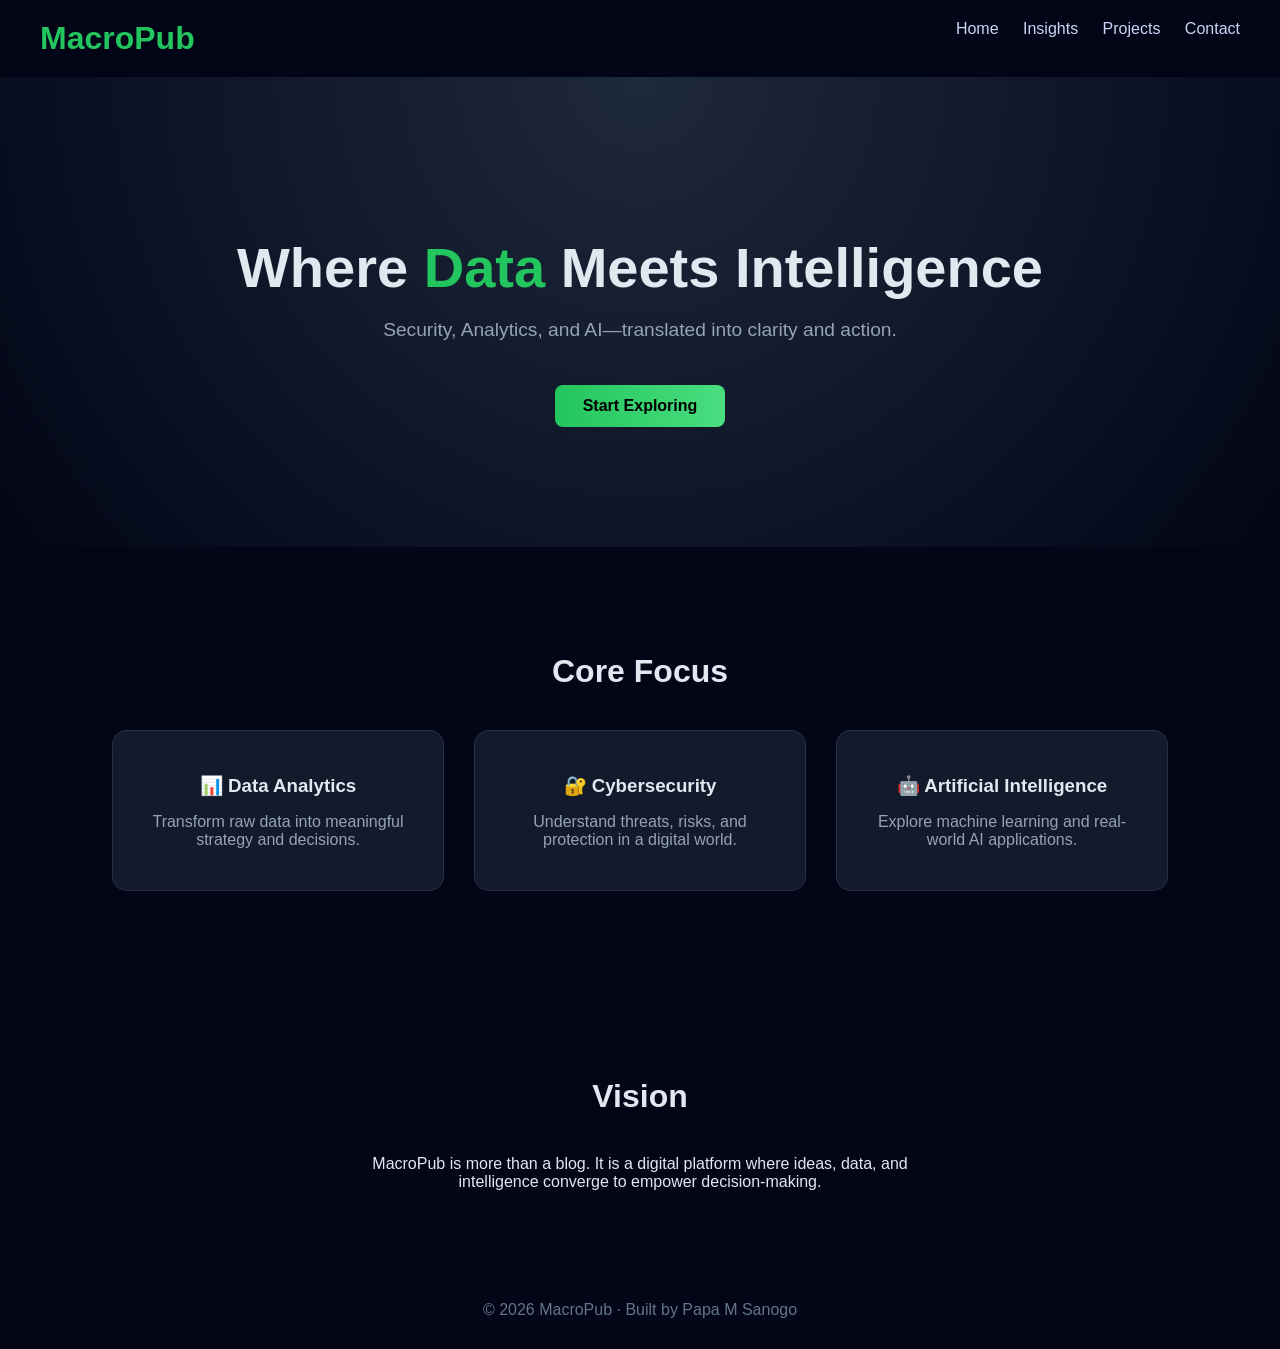
<file: index.html>
<!DOCTYPE html>
<html lang="en">
<head>
<meta charset="UTF-8">
<meta name="viewport" content="width=device-width, initial-scale=1.0">
<title>MacroPub</title>

<style>
  body {
    margin: 0;
    font-family: "Segoe UI", Arial, sans-serif;
    background: #020617;
    color: #e2e8f0;
  }

  /* NAVBAR */
  nav {
    display: flex;
    justify-content: space-between;
    padding: 20px 40px;
    position: sticky;
    top: 0;
    background: rgba(2, 6, 23, 0.7);
    backdrop-filter: blur(10px);
  }

  nav h2 {
    color: #22c55e;
    margin: 0;
  }

  nav a {
    color: #cbd5f5;
    text-decoration: none;
    margin-left: 20px;
  }

  /* HERO */
  .hero {
    text-align: center;
    padding: 120px 20px;
    background: radial-gradient(circle at top, #1e293b, #020617);
  }

  .hero h1 {
    font-size: 3.5rem;
    margin-bottom: 10px;
  }

  .hero span {
    color: #22c55e;
  }

  .hero p {
    font-size: 1.2rem;
    color: #94a3b8;
  }

  .btn {
    margin-top: 25px;
    display: inline-block;
    padding: 12px 28px;
    background: linear-gradient(90deg, #22c55e, #4ade80);
    color: black;
    border-radius: 8px;
    text-decoration: none;
    font-weight: bold;
  }

  /* SECTION */
  section {
    padding: 80px 20px;
    text-align: center;
  }

  h2 {
    font-size: 2rem;
    margin-bottom: 40px;
  }

  /* CARDS */
  .cards {
    display: flex;
    justify-content: center;
    flex-wrap: wrap;
    gap: 30px;
  }

  .card {
    width: 280px;
    padding: 25px;
    border-radius: 15px;
    background: rgba(30, 41, 59, 0.6);
    backdrop-filter: blur(8px);
    border: 1px solid rgba(255,255,255,0.1);
  }

  .card h3 {
    margin-bottom: 10px;
  }

  .card p {
    color: #94a3b8;
  }

  /* FOOTER */
  footer {
    text-align: center;
    padding: 30px;
    color: #64748b;
  }
</style>
</head>

<body>

<nav>
  <h2>MacroPub</h2>
  <div>
    <a href="#">Home</a>
    <a href="#">Insights</a>
    <a href="#">Projects</a>
    <a href="#">Contact</a>
  </div>
</nav>

<div class="hero">
  <h1>Where <span>Data</span> Meets Intelligence</h1>
  <p>Security, Analytics, and AI—translated into clarity and action.</p>
  <a href="#" class="btn">Start Exploring</a>
</div>

<section>
  <h2>Core Focus</h2>
  <div class="cards">

    <div class="card">
      <h3>📊 Data Analytics</h3>
      <p>Transform raw data into meaningful strategy and decisions.</p>
    </div>

    <div class="card">
      <h3>🔐 Cybersecurity</h3>
      <p>Understand threats, risks, and protection in a digital world.</p>
    </div>

    <div class="card">
      <h3>🤖 Artificial Intelligence</h3>
      <p>Explore machine learning and real-world AI applications.</p>
    </div>

  </div>
</section>

<section>
  <h2>Vision</h2>
  <p style="max-width: 600px; margin: auto;">
    MacroPub is more than a blog. It is a digital platform where ideas,
    data, and intelligence converge to empower decision-making.
  </p>
</section>

<footer>
  © 2026 MacroPub · Built by Papa M Sanogo
</footer>

</body>
</html>
</file>
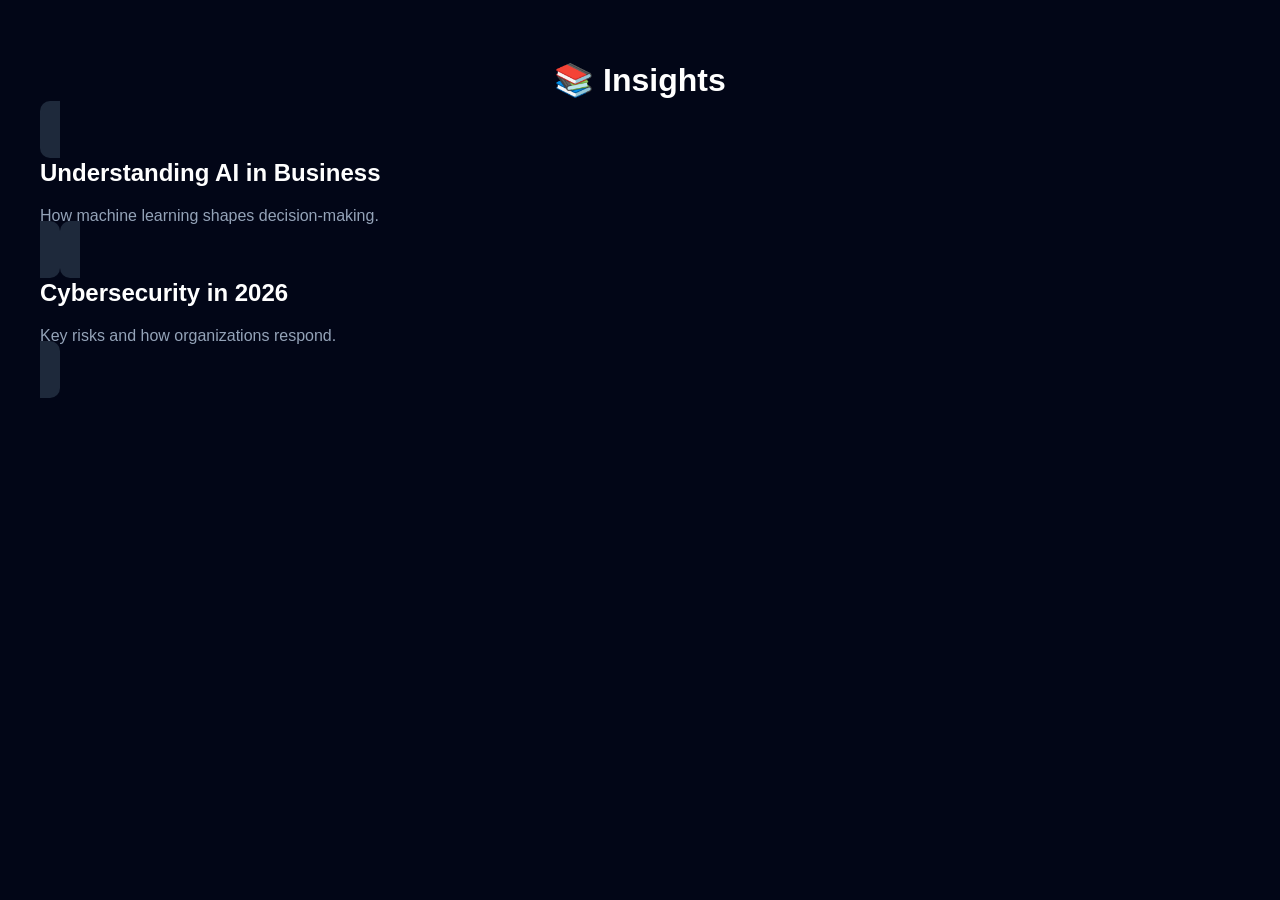
<file: blog.html>
<!DOCTYPE html>
<html>
<head>
  <title>MacroPub Blog</title>
  <link rel="stylesheet" href="style.css">
</head>

<body>

<h1>📚 Insights</h1>

<div class="blog-list">

  <a href="posts/post1.html" class="post">
    <h2>Understanding AI in Business</h2>
    <p>How machine learning shapes decision-making.</p>
  </a>

  <a href="posts/post2.html" class="post">
    <h2>Cybersecurity in 2026</h2>
    <p>Key risks and how organizations respond.</p>
  </a>

</div>

</body>
</html>
</file>
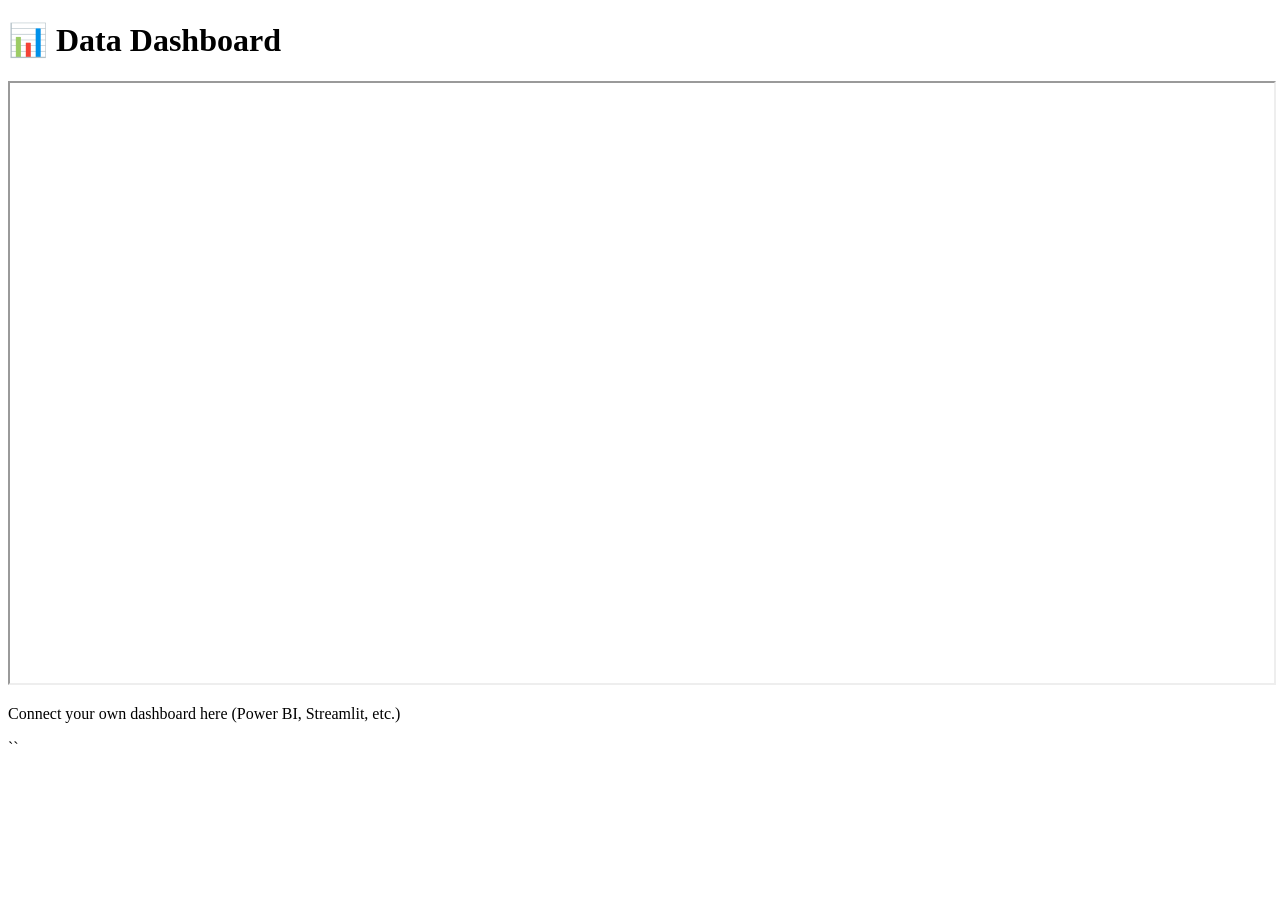
<file: dashboard.html>
<!DOCTYPE html>
<html>
<head>
  <title>Analytics Dashboard</title>
</head>

<body>

<h1>📊 Data Dashboard</h1>

<!-- OPTION 1: EMBED (if you have Tableau / Power BI / Looker) -->
<iframe 
  width="100%" 
  height="600"
  src="https://public.tableau.com/views/RegionalSampleWorkbook/Storms">
</iframe>

<!-- OPTION 2: Placeholder -->
<p>Connect your own dashboard here (Power BI, Streamlit, etc.)</p>

</body>
</html>
``
</file>
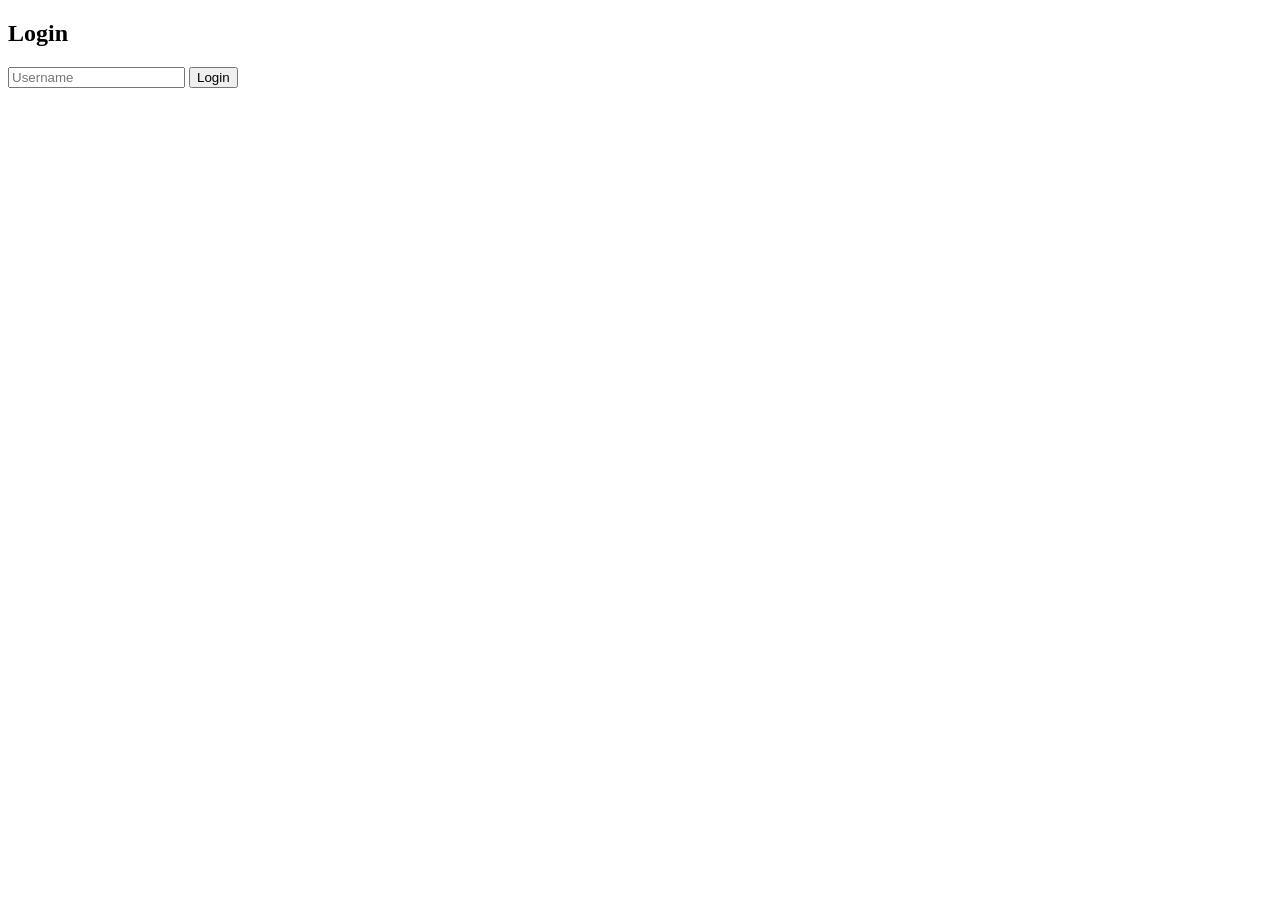
<file: login.html>
<!DOCTYPE html>
<html>
<body>

<h2>Login</h2>

<input id="user" placeholder="Username">
<button onclick="login()">Login</button>

<script>
function login() {
  const u = document.getElementById("user").value;
  localStorage.setItem("user", u);
  alert("Logged in as " + u);
}
</script>

</body>
</html>
</file>
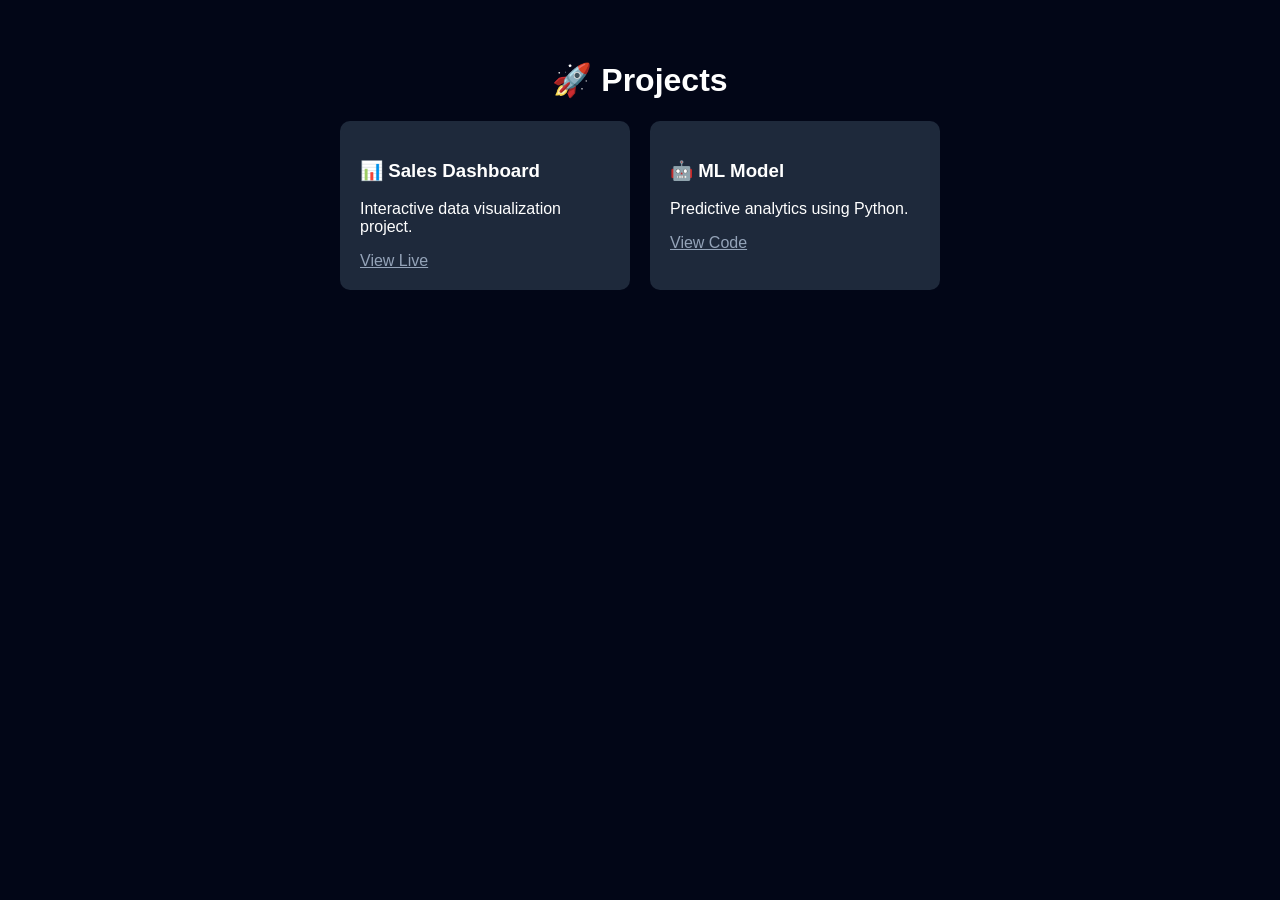
<file: projects.html>
<!DOCTYPE html>
<html>
<head>
  <title>Projects</title>
  <link rel="stylesheet" href="style.css">
</head>

<body>

<h1>🚀 Projects</h1>

<div class="grid">

  <div class="card">
    <h3>📊 Sales Dashboard</h3>
    <p>Interactive data visualization project.</p>
    <a href="dashboard.html">View Live</a>
  </div>

  <div class="card">
    <h3>🤖 ML Model</h3>
    <p>Predictive analytics using Python.</p>
    <a href="https://github.com/psanogo" target="_blank">View Code</a>
  </div>

</div>

</body>
</html>
</file>
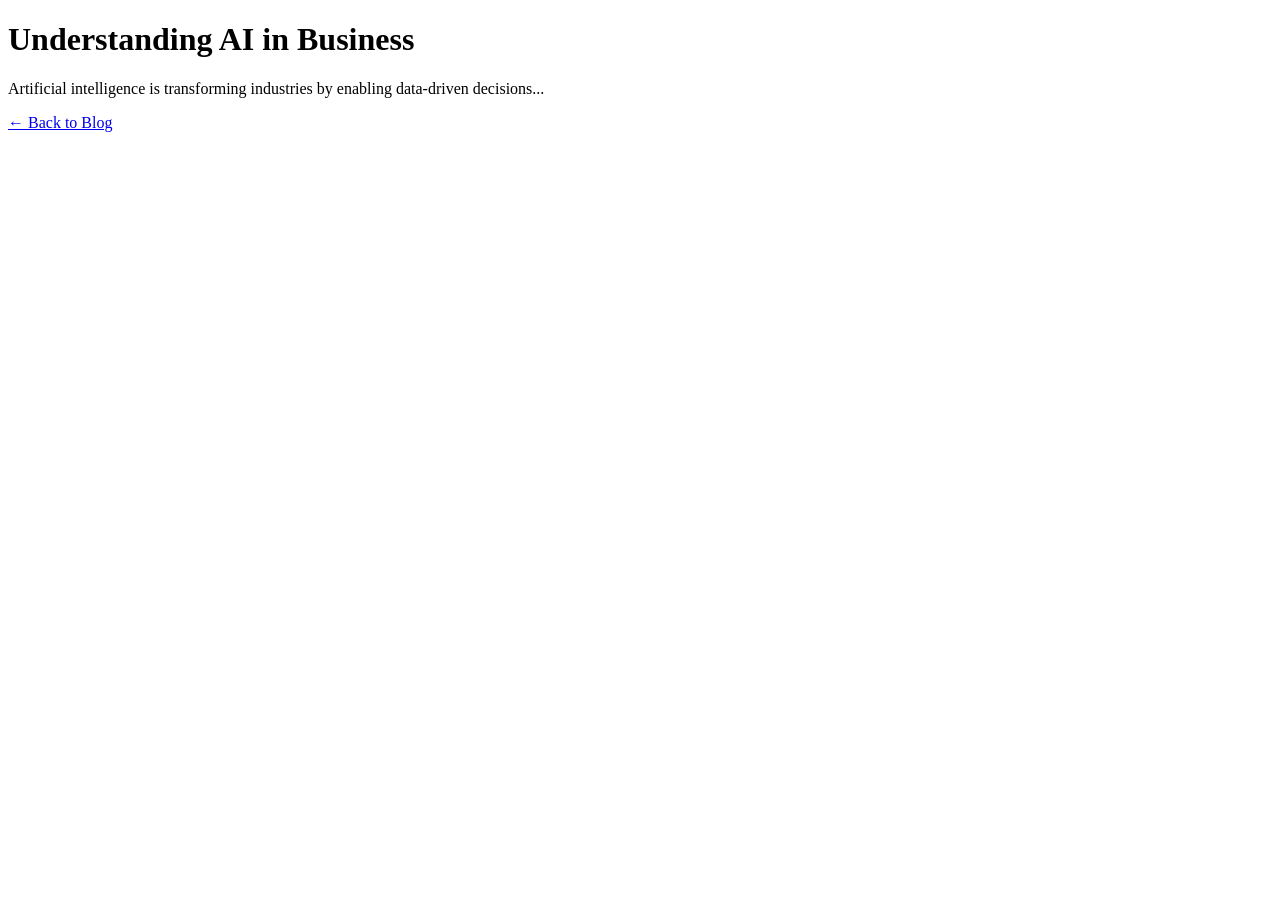
<file: posts/post1.html>
<!DOCTYPE html>
<html>
<head>
  <title>AI in Business</title>
  <link rel="../style.css">
</head>

<body>

<h1>Understanding AI in Business</h1>

<p>
Artificial intelligence is transforming industries by enabling data-driven decisions...
</p>

<a href="../blog.html">← Back to Blog</a>

</body>
</html>
</file>
<file: style.css>
body {
  font-family: Arial;
  background: #020617;
  color: white;
  margin: 0;
  padding: 40px;
}

h1 {
  text-align: center;
}

.grid {
  display: flex;
  gap: 20px;
  justify-content: center;
  flex-wrap: wrap;
}

.card, .post {
  background: #1e293b;
  padding: 20px;
  border-radius: 10px;
  width: 250px;
  text-decoration: none;
  color: white;
}

.card a, .post p {
  color: #94a3b8;
}
``
</file>
